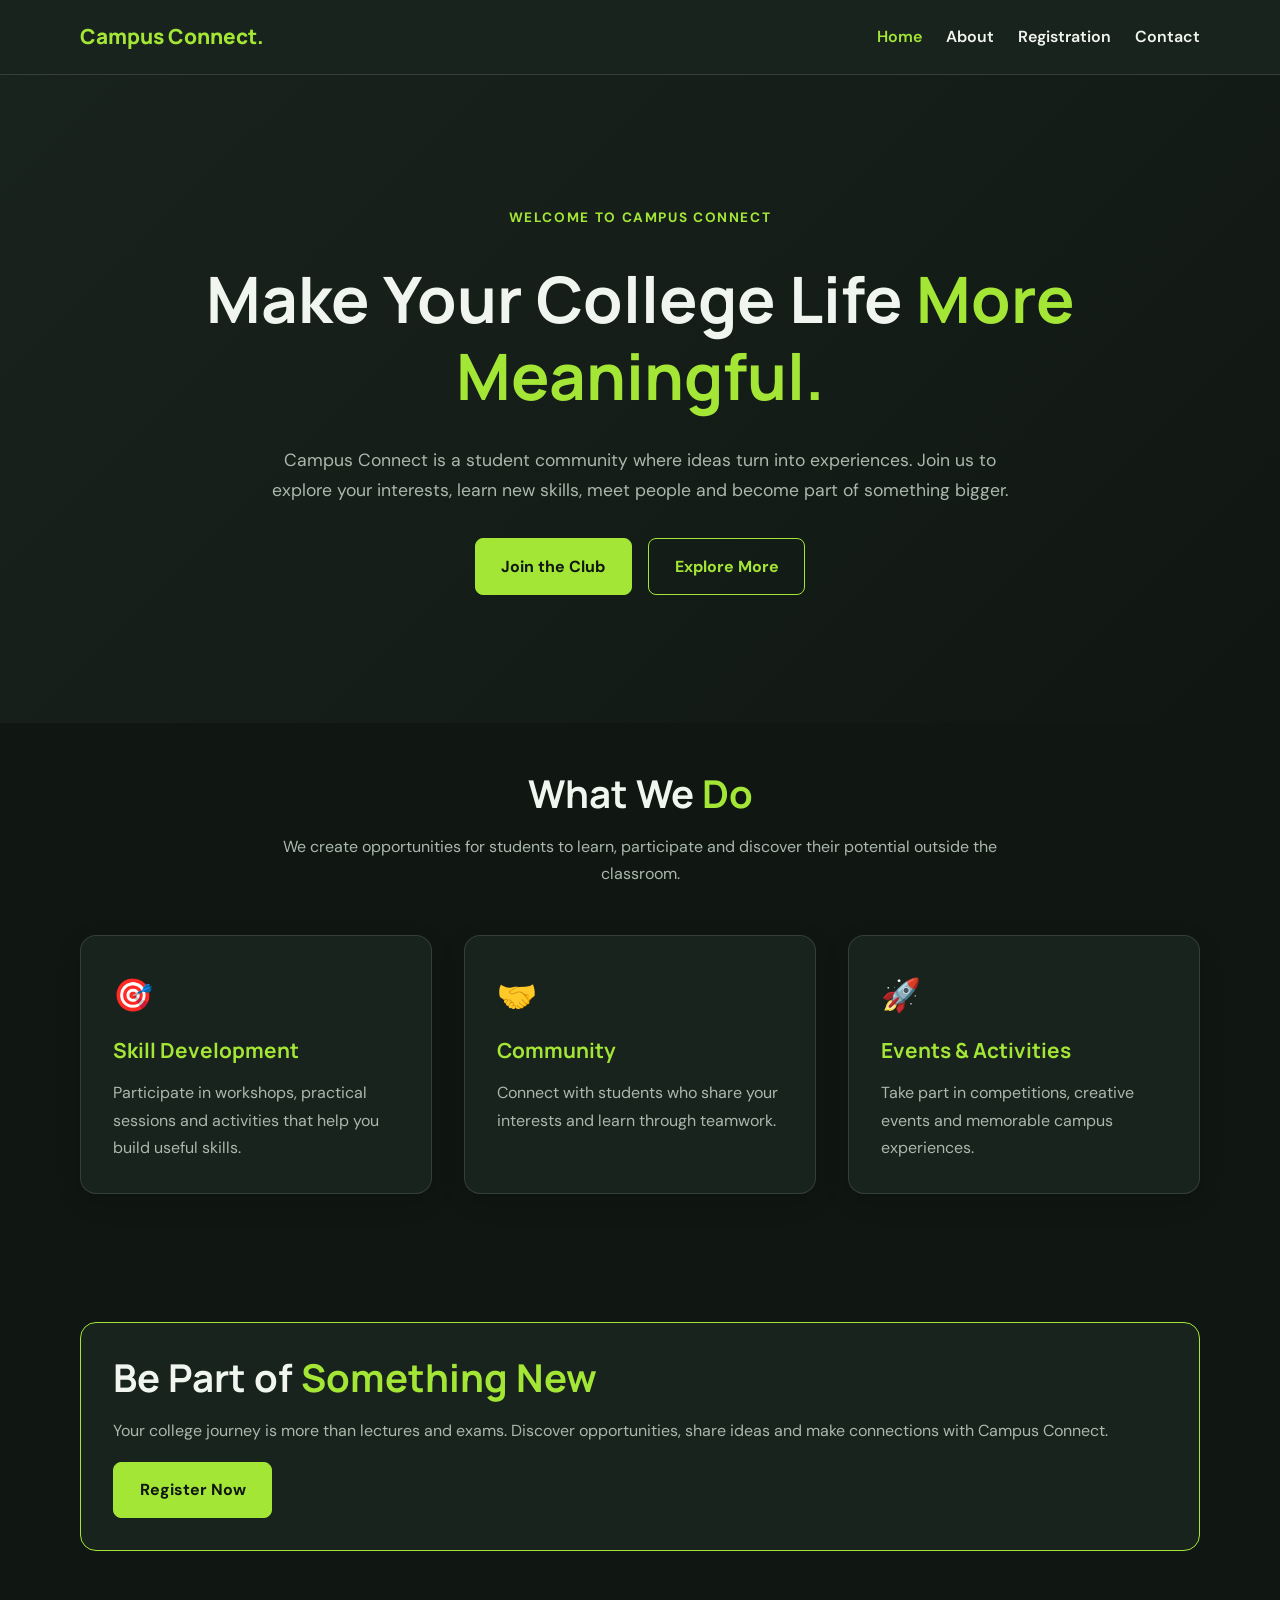
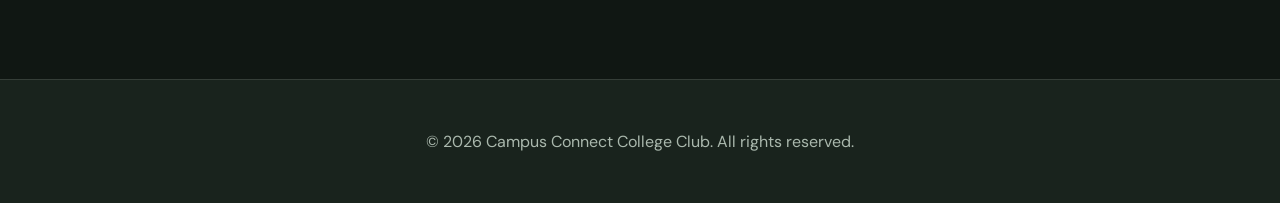
<file: index.html>
<!DOCTYPE html>
<html lang="en">
<head>
    <meta charset="UTF-8">
    <meta name="viewport" content="width=device-width, initial-scale=1.0">
    <meta name="description" content="Campus Connect - A college club for creativity, learning, events and student collaboration.">
    <title>Campus Connect | Home</title>
    <link rel="icon" href="favicon.svg" type="image/svg+xml">
    <link rel="preconnect" href="https://fonts.googleapis.com">
<link rel="preconnect" href="https://fonts.gstatic.com" crossorigin>
<link href="https://fonts.googleapis.com/css2?family=DM+Sans:wght@400;500;600;700&family=Manrope:wght@400;500;600;700;800&display=swap" rel="stylesheet">
    <link rel="stylesheet" href="css/style.css">
</head>
<body>

<header class="site-header">
    <nav class="navbar container" aria-label="Main navigation">
        <a href="index.html" class="logo">Campus Connect.</a>

        <ul class="nav-links">
            <li><a href="index.html" class="active">Home</a></li>
            <li><a href="about.html">About</a></li>
            <li><a href="registration.html">Registration</a></li>
            <li><a href="contact.html">Contact</a></li>
        </ul>
    </nav>
</header>

<main>
    <section class="hero">
        <div class="container hero-content">
            <span class="hero-tag">WELCOME TO CAMPUS CONNECT</span>

            <h1>
                Make Your College Life
                <span class="highlight">More Meaningful.</span>
            </h1>

            <p>
                Campus Connect is a student community where ideas turn into
                experiences. Join us to explore your interests, learn new
                skills, meet people and become part of something bigger.
            </p>

            <div class="hero-actions">
                <a href="registration.html" class="btn">Join the Club</a>
                <a href="about.html" class="btn btn-outline">Explore More</a>
            </div>
        </div>
    </section>

    <section>
        <div class="container">
            <h2 class="section-title">What We <span class="highlight">Do</span></h2>

            <p class="section-description">
                We create opportunities for students to learn, participate
                and discover their potential outside the classroom.
            </p>

            <div class="card-grid">
                <article class="card">
                    <div class="card-icon" aria-hidden="true">🎯</div>
                    <h3>Skill Development</h3>
                    <p>
                        Participate in workshops, practical sessions and
                        activities that help you build useful skills.
                    </p>
                </article>

                <article class="card">
                    <div class="card-icon" aria-hidden="true">🤝</div>
                    <h3>Community</h3>
                    <p>
                        Connect with students who share your interests
                        and learn through teamwork.
                    </p>
                </article>

                <article class="card">
                    <div class="card-icon" aria-hidden="true">🚀</div>
                    <h3>Events & Activities</h3>
                    <p>
                        Take part in competitions, creative events and
                        memorable campus experiences.
                    </p>
                </article>
            </div>
        </div>
    </section>

    <section>
       <div class="container content-box" id="join-us">
            <h2>Be Part of <span class="highlight">Something New</span></h2>
            <p>
                Your college journey is more than lectures and exams.
                Discover opportunities, share ideas and make connections
                with Campus Connect.
            </p>
            <a href="registration.html" class="btn">Register Now</a>
        </div>
    </section>
</main>

<footer class="site-footer">
    <div class="container">
        <p>&copy; 2026 Campus Connect College Club. All rights reserved.</p>
    </div>
</footer>

</body>
</html>
</file>
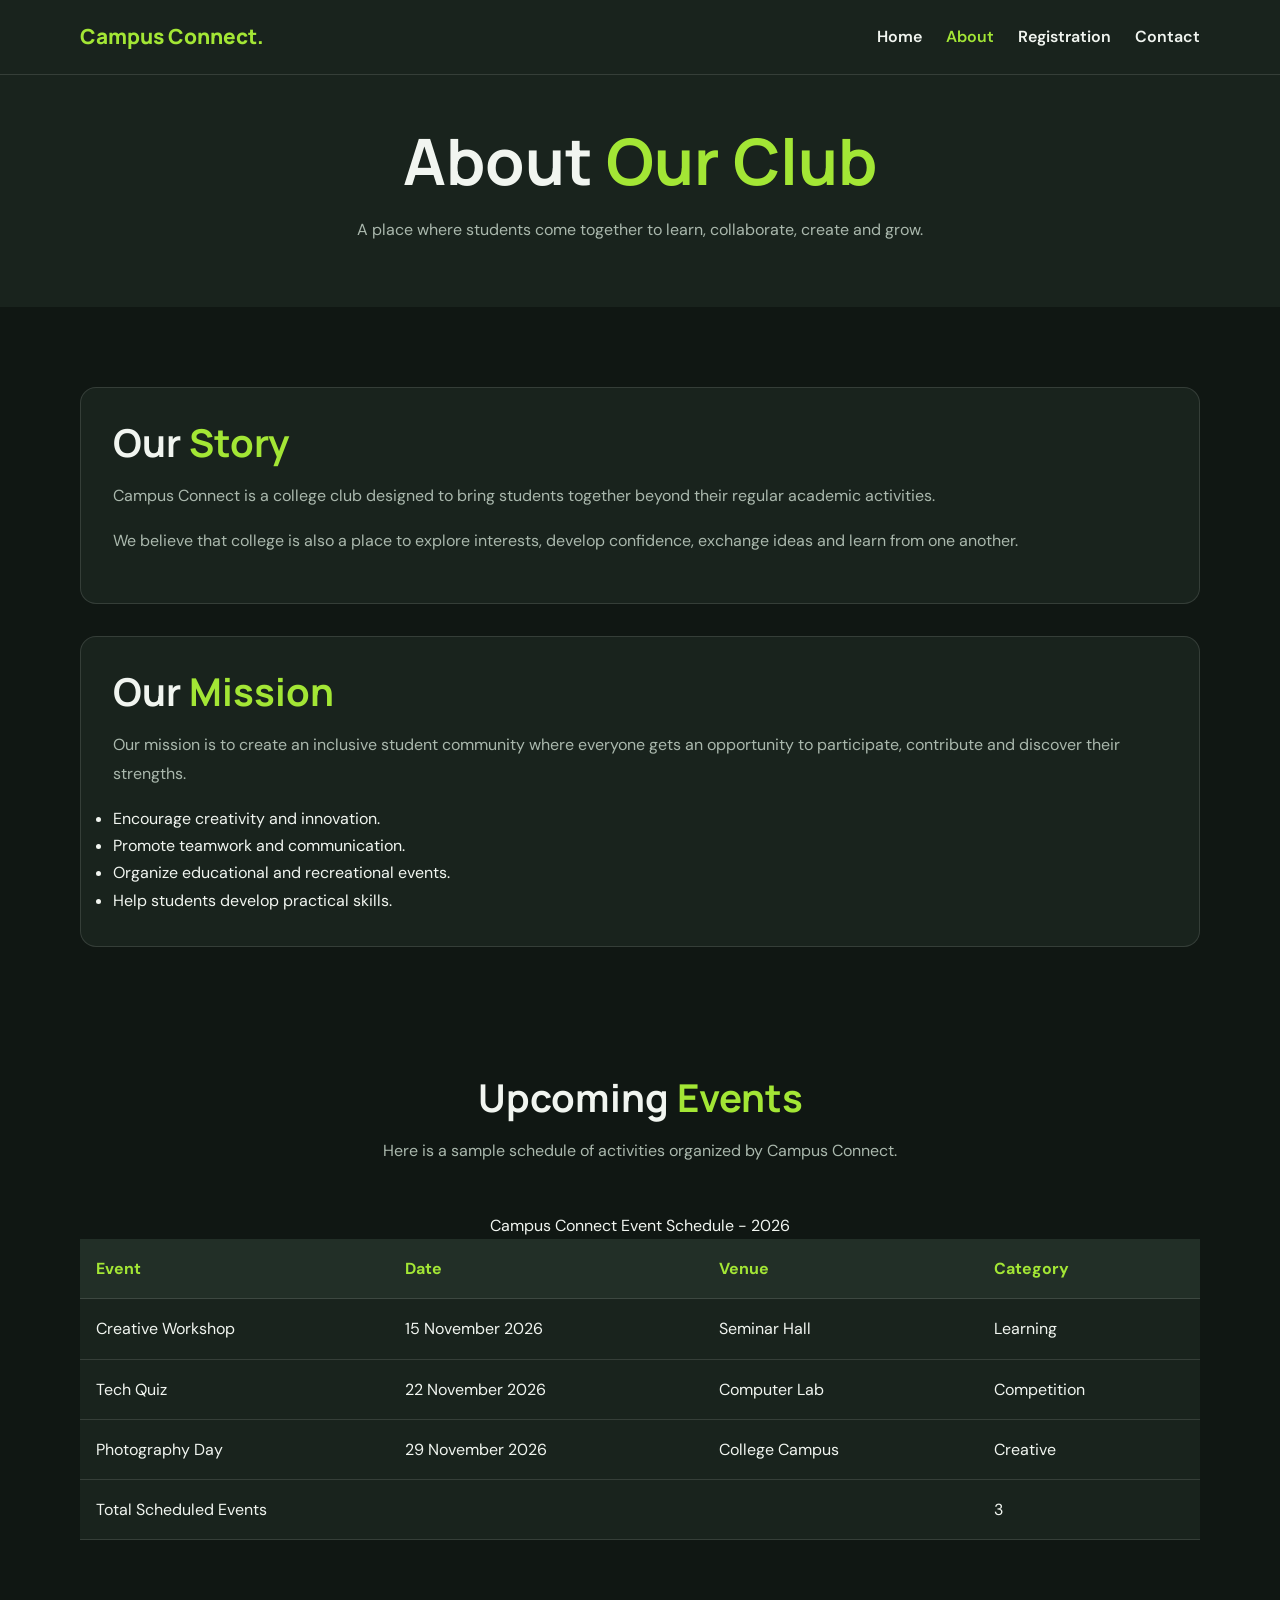
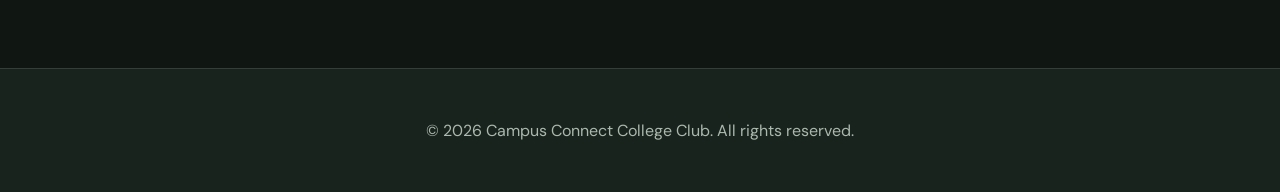
<file: about.html>
<!DOCTYPE html>
<html lang="en">
<head>
    <meta charset="UTF-8">
    <meta name="viewport" content="width=device-width, initial-scale=1.0">
    <meta name="description" content="Learn about Campus Connect, its purpose, activities and upcoming college events.">
    <title>About Us | Campus Connect</title>
    <link rel="icon" href="favicon.svg" type="image/svg+xml">
    <link rel="preconnect" href="https://fonts.googleapis.com">
<link rel="preconnect" href="https://fonts.gstatic.com" crossorigin>
<link href="https://fonts.googleapis.com/css2?family=DM+Sans:wght@400;500;600;700&family=Manrope:wght@400;500;600;700;800&display=swap" rel="stylesheet">
    <link rel="stylesheet" href="css/style.css">
</head>
<body>

<header class="site-header">
    <nav class="navbar container" aria-label="Main navigation">
        <a href="index.html" class="logo">Campus Connect.</a>

        <ul class="nav-links">
            <li><a href="index.html">Home</a></li>
            <li><a href="about.html" class="active">About</a></li>
            <li><a href="registration.html">Registration</a></li>
            <li><a href="contact.html">Contact</a></li>
        </ul>
    </nav>
</header>

<main>
    <section class="page-banner">
        <div class="container">
            <h1>About <span class="highlight">Our Club</span></h1>
            <p>
                A place where students come together to learn,
                collaborate, create and grow.
            </p>
        </div>
    </section>

    <section>
        <div class="container">
            <div class="content-box">
                <h2>Our <span class="highlight">Story</span></h2>
                <p>
                    Campus Connect is a college club designed to bring
                    students together beyond their regular academic
                    activities.
                </p>
                <p>
                    We believe that college is also a place to explore
                    interests, develop confidence, exchange ideas and
                    learn from one another.
                </p>
            </div>

            <div class="content-box">
                <h2>Our <span class="highlight">Mission</span></h2>
                <p>
                    Our mission is to create an inclusive student community
                    where everyone gets an opportunity to participate,
                    contribute and discover their strengths.
                </p>

                <ul class="feature-list">
                    <li>Encourage creativity and innovation.</li>
                    <li>Promote teamwork and communication.</li>
                    <li>Organize educational and recreational events.</li>
                    <li>Help students develop practical skills.</li>
                </ul>
            </div>
        </div>
    </section>

    <section>
        <div class="container">
            <h2 class="section-title">Upcoming <span class="highlight">Events</span></h2>
            <p class="section-description">
                Here is a sample schedule of activities organized by
                Campus Connect.
            </p>

            <div class="table-wrapper">
                <table>
                    <caption>Campus Connect Event Schedule - 2026</caption>

                    <thead>
                        <tr>
                            <th scope="col">Event</th>
                            <th scope="col">Date</th>
                            <th scope="col">Venue</th>
                            <th scope="col">Category</th>
                        </tr>
                    </thead>

                    <tbody>
                        <tr>
                            <td>Creative Workshop</td>
                            <td>15 November 2026</td>
                            <td>Seminar Hall</td>
                            <td>Learning</td>
                        </tr>

                        <tr>
                            <td>Tech Quiz</td>
                            <td>22 November 2026</td>
                            <td>Computer Lab</td>
                            <td>Competition</td>
                        </tr>

                        <tr>
                            <td>Photography Day</td>
                            <td>29 November 2026</td>
                            <td>College Campus</td>
                            <td>Creative</td>
                        </tr>
                    </tbody>

                    <tfoot>
                        <tr>
                            <td colspan="3">Total Scheduled Events</td>
                            <td>3</td>
                        </tr>
                    </tfoot>
                </table>
            </div>
        </div>
    </section>
</main>

<footer class="site-footer">
    <div class="container">
        <p>&copy; 2026 Campus Connect College Club. All rights reserved.</p>
    </div>
</footer>

</body>
</html>
</file>
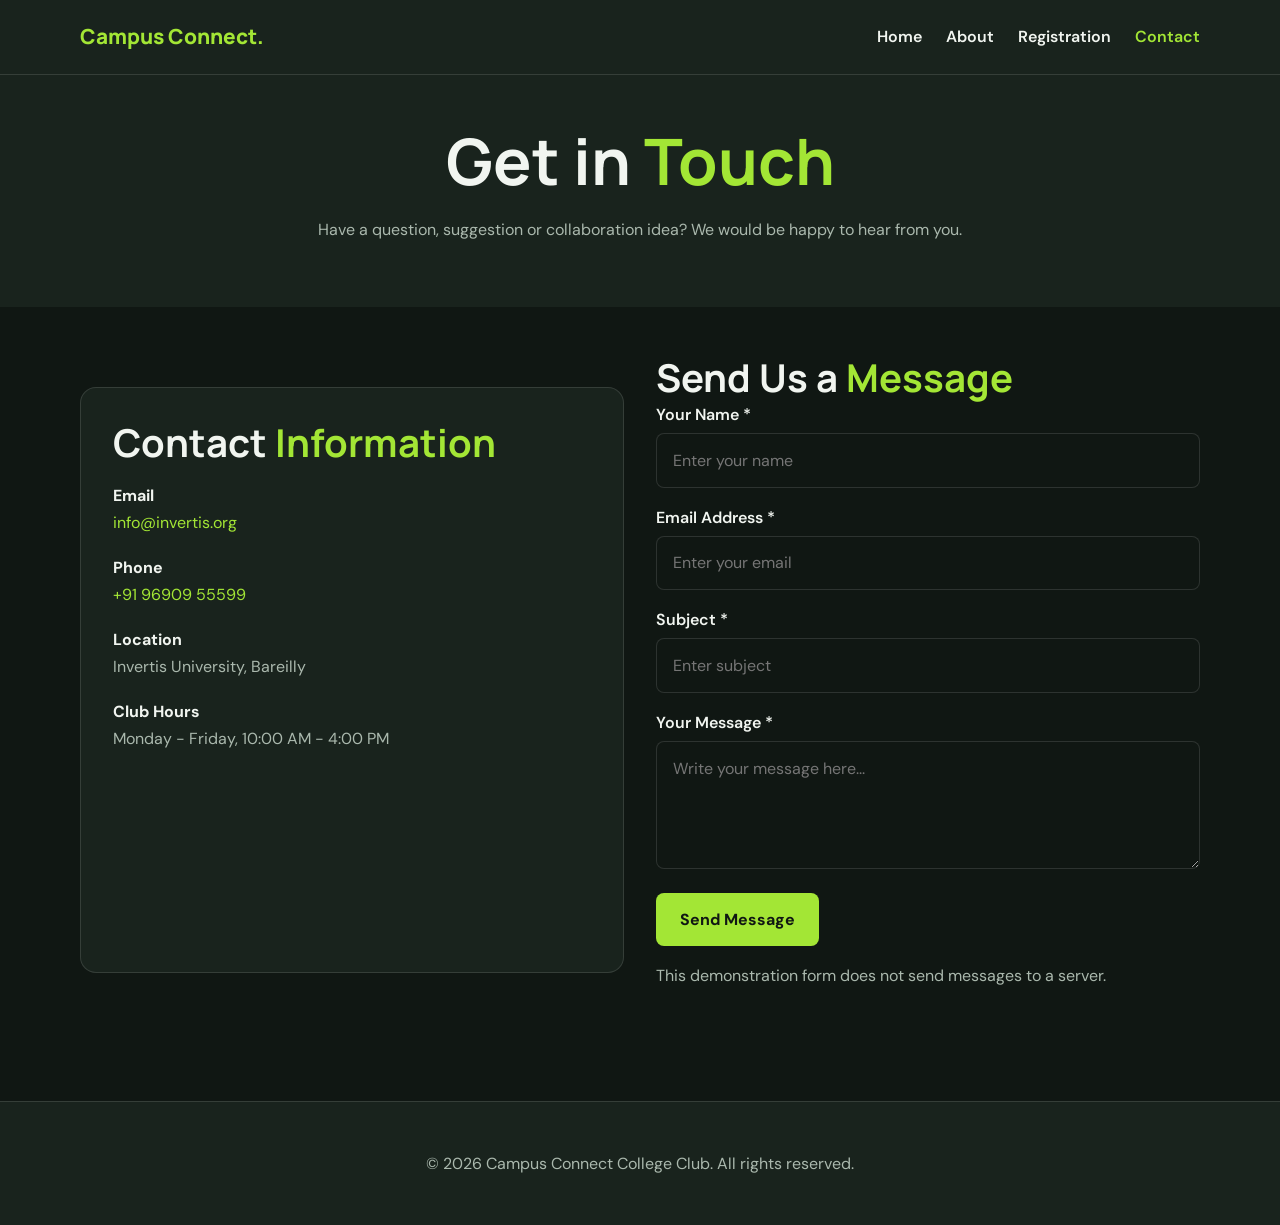
<file: contact.html>
<!DOCTYPE html>
<html lang="en">
<head>
    <meta charset="UTF-8">
    <meta name="viewport" content="width=device-width, initial-scale=1.0">
    <meta name="description" content="Contact Campus Connect College Club for questions, events and membership information.">
    <title>Contact | Campus Connect</title>
    <link rel="icon" href="favicon.svg" type="image/svg+xml">
    <link rel="preconnect" href="https://fonts.googleapis.com">
<link rel="preconnect" href="https://fonts.gstatic.com" crossorigin>
<link href="https://fonts.googleapis.com/css2?family=DM+Sans:wght@400;500;600;700&family=Manrope:wght@400;500;600;700;800&display=swap" rel="stylesheet">
    <link rel="stylesheet" href="css/style.css">
</head>
<body>

<header class="site-header">
    <nav class="navbar container" aria-label="Main navigation">
        <a href="index.html" class="logo">Campus Connect.</a>

        <ul class="nav-links">
            <li><a href="index.html">Home</a></li>
            <li><a href="about.html">About</a></li>
            <li><a href="registration.html">Registration</a></li>
            <li><a href="contact.html" class="active">Contact</a></li>
        </ul>
    </nav>
</header>

<main>
    <section class="page-banner">
        <div class="container">
            <h1>Get in <span class="highlight">Touch</span></h1>
            <p>
                Have a question, suggestion or collaboration idea?
                We would be happy to hear from you.
            </p>
        </div>
    </section>

    <section>
        <div class="container contact-grid">

            <div class="content-box">
                <h2>Contact <span class="highlight">Information</span></h2>

                <div class="contact-item">
                    <strong>Email</strong>
                    <p>
                        <a href="mailto:info@invertis.org">
                            info@invertis.org
                        </a>
                    </p>
                </div>

                <div class="contact-item">
                    <strong>Phone</strong>
                    <p>
                        <a href="tel:+919690955599">+91 96909 55599</a>
                    </p>
                </div>

                <div class="contact-item">
                    <strong>Location</strong>
                    <p>Invertis University, Bareilly</p>
                </div>

                <div class="contact-item">
                    <strong>Club Hours</strong>
                    <p>Monday - Friday, 10:00 AM - 4:00 PM</p>
                </div>
            </div>

            <div class="form-card">
                <h2>Send Us a <span class="highlight">Message</span></h2>

                <form action="#" method="post">

                    <div class="form-group">
                        <label for="contact-name">Your Name *</label>
                        <input type="text" id="contact-name" name="name"
                               placeholder="Enter your name" required>
                    </div>

                    <div class="form-group">
                        <label for="contact-email">Email Address *</label>
                        <input type="email" id="contact-email" name="email"
                               placeholder="Enter your email" required>
                    </div>

                    <div class="form-group">
                        <label for="subject">Subject *</label>
                        <input type="text" id="subject" name="subject"
                               placeholder="Enter subject" required>
                    </div>

                    <div class="form-group">
                        <label for="message">Your Message *</label>
                        <textarea id="message" name="message"
                                  placeholder="Write your message here..."
                                  required></textarea>
                    </div>

                    <button type="submit" class="btn">Send Message</button>

                    <p class="form-note">
                        This demonstration form does not send messages
                        to a server.
                    </p>
                </form>
            </div>

        </div>
    </section>
</main>

<footer class="site-footer">
    <div class="container">
        <p>&copy; 2026 Campus Connect College Club. All rights reserved.</p>
    </div>
</footer>

</body>
</html>
</file>
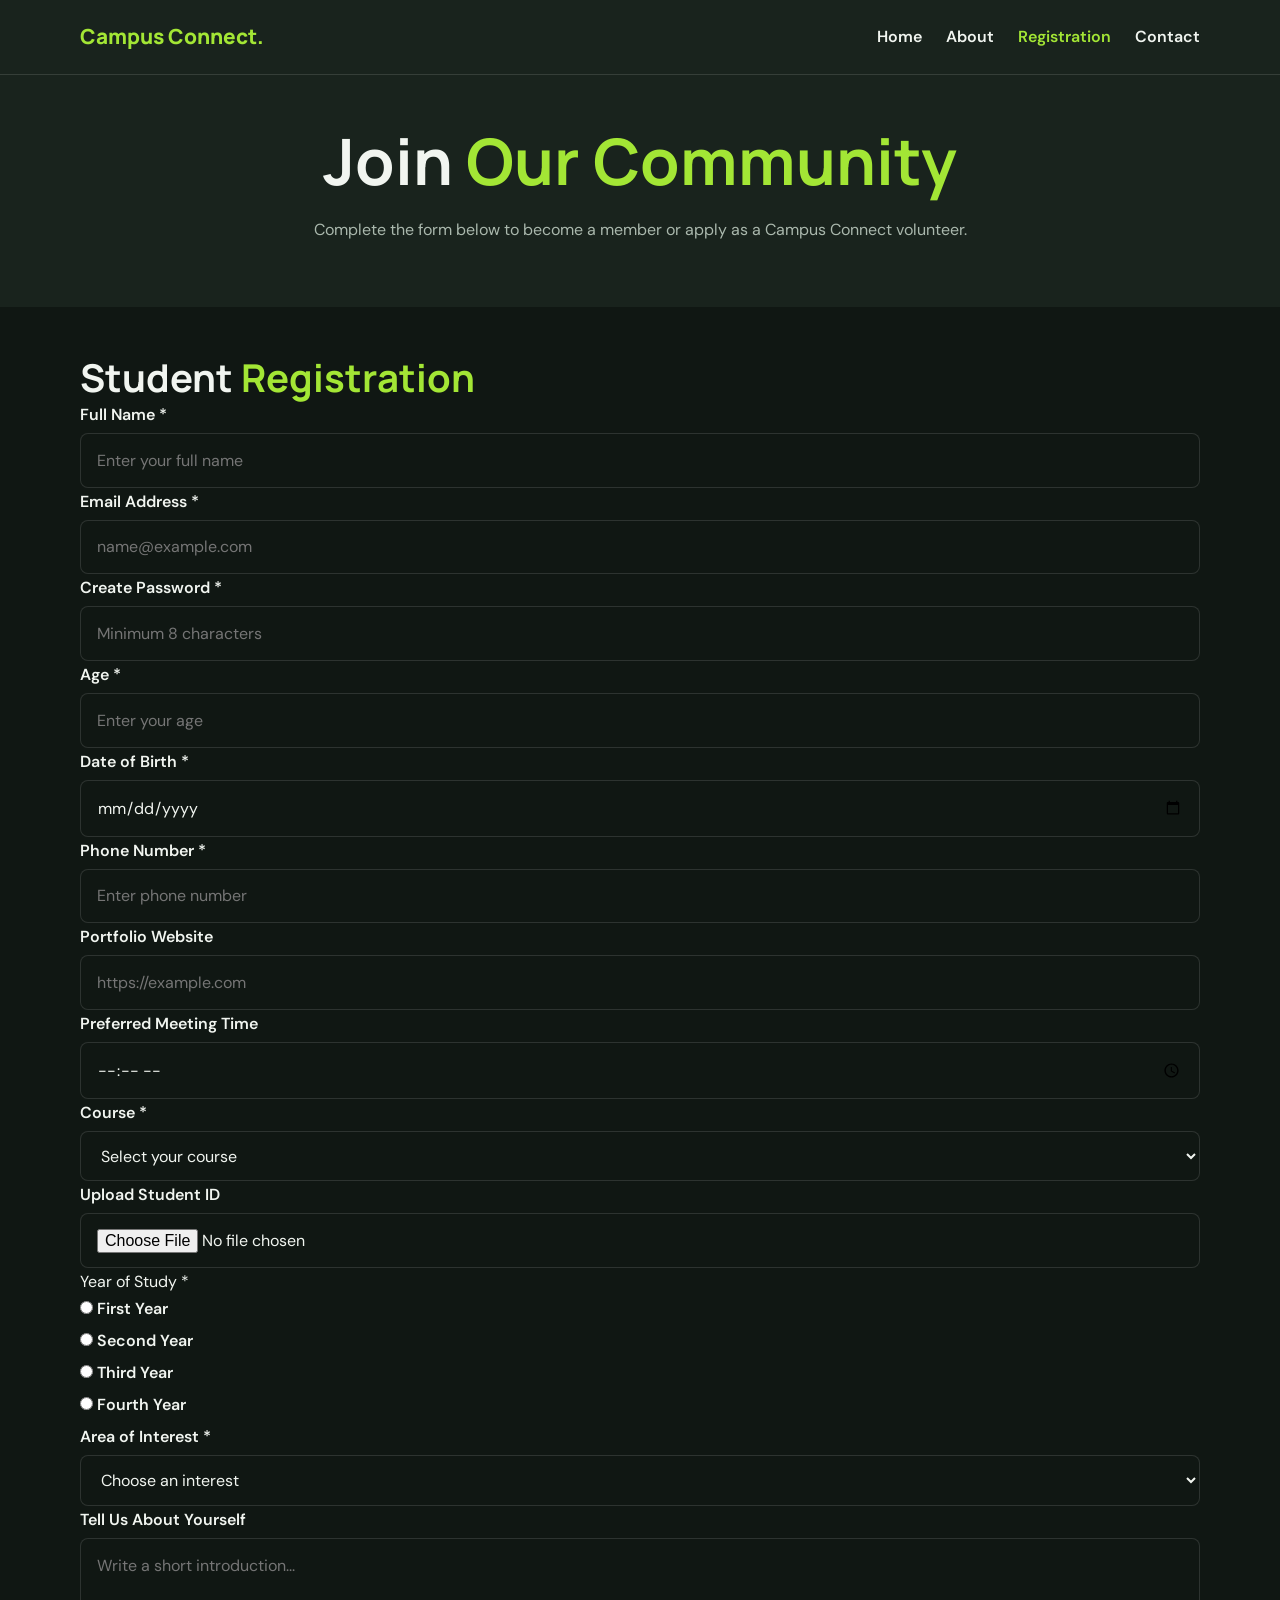
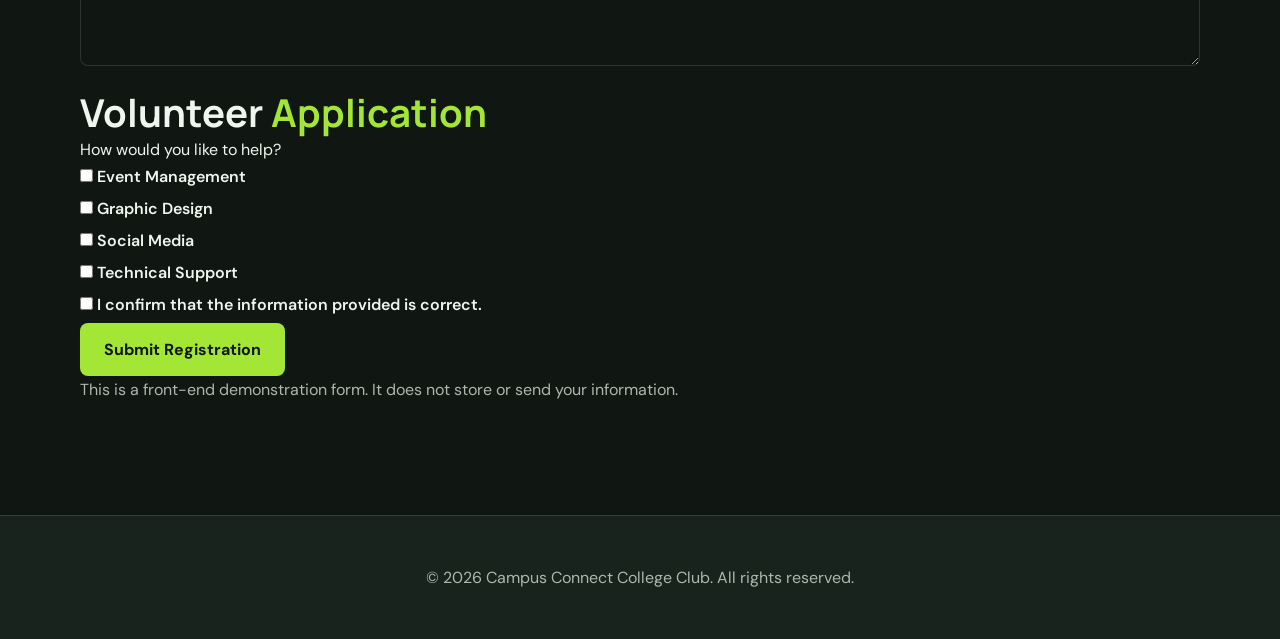
<file: registration.html>
<!DOCTYPE html>
<html lang="en">
<head>
    <meta charset="UTF-8">
    <meta name="viewport" content="width=device-width, initial-scale=1.0">
    <meta name="description" content="Register as a member or volunteer with Campus Connect College Club.">
    <title>Registration | Campus Connect</title>
    <link rel="icon" href="favicon.svg" type="image/svg+xml">
    <link rel="preconnect" href="https://fonts.googleapis.com">
<link rel="preconnect" href="https://fonts.gstatic.com" crossorigin>
<link href="https://fonts.googleapis.com/css2?family=DM+Sans:wght@400;500;600;700&family=Manrope:wght@400;500;600;700;800&display=swap" rel="stylesheet">
   <link rel="stylesheet" href="css/style.css">
<body>

<header class="site-header">
    <nav class="navbar container" aria-label="Main navigation">
        <a href="index.html" class="logo">Campus Connect.</a>

        <ul class="nav-links">
            <li><a href="index.html">Home</a></li>
            <li><a href="about.html">About</a></li>
            <li><a href="registration.html" class="active">Registration</a></li>
            <li><a href="contact.html">Contact</a></li>
        </ul>
    </nav>
</header>

<main>
    <section class="page-banner">
        <div class="container">
            <h1>Join <span class="highlight">Our Community</span></h1>
            <p>
                Complete the form below to become a member or apply
                as a Campus Connect volunteer.
            </p>
        </div>
    </section>

    <section>
        <div class="container form-container">

            <form action="#" method="post" enctype="multipart/form-data">

                <div class="form-card">
                    <h2>Student <span class="highlight">Registration</span></h2>

                    <div class="form-grid">
                        <div class="form-group">
                            <label for="fullname">Full Name *</label>
                            <input type="text" id="fullname" name="fullname"
                                   placeholder="Enter your full name" required>
                        </div>

                        <div class="form-group">
                            <label for="email">Email Address *</label>
                            <input type="email" id="email" name="email"
                                   placeholder="name@example.com" required>
                        </div>

                        <div class="form-group">
                            <label for="password">Create Password *</label>
                            <input type="password" id="password" name="password"
                                   minlength="8" placeholder="Minimum 8 characters" required>
                        </div>

                        <div class="form-group">
                            <label for="age">Age *</label>
                            <input type="number" id="age" name="age"
                                   min="16" max="60" placeholder="Enter your age" required>
                        </div>

                        <div class="form-group">
                            <label for="dob">Date of Birth *</label>
                            <input type="date" id="dob" name="dob" required>
                        </div>

                        <div class="form-group">
                            <label for="phone">Phone Number *</label>
                            <input type="tel" id="phone" name="phone"
                                   placeholder="Enter phone number"
                                   pattern="[0-9]{10}" title="Enter a 10-digit phone number" required>
                        </div>

                        <div class="form-group">
                            <label for="website">Portfolio Website</label>
                            <input type="url" id="website" name="website"
                                   placeholder="https://example.com">
                        </div>

                        <div class="form-group">
                            <label for="meeting-time">Preferred Meeting Time</label>
                            <input type="time" id="meeting-time" name="meeting-time">
                        </div>

                        <div class="form-group">
                            <label for="course">Course *</label>
                            <select id="course" name="course" required>
                                <option value="">Select your course</option>
                                <option value="btech">B.Tech</option>
                                <option value="bca">BCA</option>
                                <option value="bba">BBA</option>
                                <option value="bsc">B.Sc</option>
                                <option value="other">Other</option>
                            </select>
                        </div>

                        <div class="form-group">
                            <label for="document">Upload Student ID</label>
                            <input type="file" id="document" name="document"
                                   accept=".pdf,.jpg,.jpeg,.png">
                        </div>
                    </div>

                    <div class="form-group">
                        <span class="form-label">Year of Study *</span>
                        <div class="choice-group">
                            <label class="choice">
                                <input type="radio" name="year" value="first" required>
                                First Year
                            </label>

                            <label class="choice">
                                <input type="radio" name="year" value="second">
                                Second Year
                            </label>

                            <label class="choice">
                                <input type="radio" name="year" value="third">
                                Third Year
                            </label>

                            <label class="choice">
                                <input type="radio" name="year" value="fourth">
                                Fourth Year
                            </label>
                        </div>
                    </div>

                    <div class="form-group">
                        <label for="interests">Area of Interest *</label>
                        <select id="interests" name="interests" required>
                            <option value="">Choose an interest</option>
                            <option value="technology">Technology</option>
                            <option value="design">Design</option>
                            <option value="sports">Sports</option>
                            <option value="arts">Arts & Culture</option>
                            <option value="management">Event Management</option>
                        </select>
                    </div>

                    <div class="form-group">
                        <label for="about-yourself">Tell Us About Yourself</label>
                        <textarea id="about-yourself" name="about-yourself"
                                  placeholder="Write a short introduction..."></textarea>
                    </div>
                </div>

                <div class="form-card">
                    <h2>Volunteer <span class="highlight">Application</span></h2>

                    <div class="form-group">
                        <span class="form-label">How would you like to help?</span>

                        <div class="choice-group">
                            <label class="choice">
                                <input type="checkbox" name="volunteer-role" value="events">
                                Event Management
                            </label>

                            <label class="choice">
                                <input type="checkbox" name="volunteer-role" value="design">
                                Graphic Design
                            </label>

                            <label class="choice">
                                <input type="checkbox" name="volunteer-role" value="social">
                                Social Media
                            </label>

                            <label class="choice">
                                <input type="checkbox" name="volunteer-role" value="technical">
                                Technical Support
                            </label>
                        </div>
                    </div>

                    <div class="form-group">
                        <label class="choice">
                            <input type="checkbox" name="agreement" required>
                            I confirm that the information provided is correct.
                        </label>
                    </div>

                    <button type="submit" class="btn">Submit Registration</button>

                    <p class="form-note">
                        This is a front-end demonstration form.
                        It does not store or send your information.
                    </p>
                </div>

            </form>
        </div>
    </section>
</main>

<footer class="site-footer">
    <div class="container">
        <p>&copy; 2026 Campus Connect College Club. All rights reserved.</p>
    </div>
</footer>

</body>
</html>
</file>
<file: css/style.css>
/* ==========================================
   CAMPUS CONNECT - DAY 05
   Complete Responsive Stylesheet
   ========================================== */

/* 1. DESIGN TOKENS */
:root {
    --color-bg: #101713;
    --color-surface: #19231d;
    --color-surface-light: #222f27;
    --color-primary: #a3e635;
    --color-primary-dark: #84cc16;
    --color-text: #f1f5f0;
    --color-muted: #aab8ad;
    --color-border: rgba(255, 255, 255, 0.12);

    --font-heading: 'Manrope', sans-serif;
    --font-body: 'DM Sans', sans-serif;

    --space-xs: 0.5rem;
    --space-sm: 1rem;
    --space-md: 1.5rem;
    --space-lg: 2rem;
    --space-xl: 3rem;

    --content-width: 70rem;
    --radius-sm: 0.5rem;
    --radius-md: 1rem;
    --radius-lg: 1.5rem;

    --shadow-card: 0 0.5rem 1.5rem rgba(0, 0, 0, 0.2);
}

/* 2. RESET */
* {
    margin: 0;
    padding: 0;
    box-sizing: border-box;
}

html {
    scroll-behavior: smooth;
    font-size: 16px;
}

body {
    min-height: 100vh;
    background: var(--color-bg);
    color: var(--color-text);
    font-family: var(--font-body);
    line-height: 1.7;
}

/* 3. ELEMENT SELECTORS */
h1, h2, h3, h4 {
    font-family: var(--font-heading);
    line-height: 1.2;
    color: var(--color-text);
}

h1 {
    font-size: clamp(2.3rem, 5vw, 4.5rem);
}

h2 {
    font-size: clamp(1.7rem, 3vw, 2.5rem);
}

h3 {
    font-size: 1.3rem;
}

p {
    color: var(--color-muted);
    margin-bottom: var(--space-sm);
}

a {
    color: var(--color-primary);
    text-decoration: none;
    transition: 0.2s ease;
}

a:hover {
    color: var(--color-primary-dark);
}

img {
    max-width: 100%;
    display: block;
}

button, input, textarea, select {
    font: inherit;
}

/* 4. COMMON LAYOUT */
.container {
    width: min(90%, var(--content-width));
    margin-inline: auto;
}

section {
    padding: var(--space-xl) 0;
}

/* 5. HEADER AND NAVBAR */
.site-header {
    background: var(--color-surface);
    border-bottom: 1px solid var(--color-border);
    position: relative;
    z-index: 10;
}

.navbar {
    display: flex;
    align-items: center;
    justify-content: space-between;
    gap: var(--space-md);
    padding: 1.2rem 0;
}

.logo {
    color: var(--color-primary);
    font-family: var(--font-heading);
    font-size: 1.3rem;
    font-weight: 800;
    white-space: nowrap;
}

.logo:hover {
    color: var(--color-primary-dark);
}

.nav-links {
    display: flex;
    align-items: center;
    flex-wrap: wrap;
    gap: var(--space-md);
    list-style: none;
}

.nav-links a {
    color: var(--color-text);
    font-weight: 600;
}

.nav-links a:hover,
.nav-links a.active {
    color: var(--color-primary);
}

/* 6. HERO SECTION */
.hero {
    padding: clamp(4rem, 10vw, 8rem) 0;
    text-align: center;
    background: linear-gradient(
        135deg,
        var(--color-surface),
        var(--color-bg)
    );
}

.hero-content {
    max-width: 65rem;
}

.hero-tag {
    display: inline-block;
    color: var(--color-primary);
    font-size: 0.85rem;
    font-weight: 700;
    letter-spacing: 0.12em;
    margin-bottom: var(--space-lg);
}

.hero h1 {
    max-width: 65rem;
    margin: 0 auto var(--space-lg);
}

.hero p {
    max-width: 48rem;
    margin: 0 auto;
    font-size: 1.1rem;
}

.highlight {
    color: var(--color-primary);
}

.hero-actions {
    display: flex;
    justify-content: center;
    flex-wrap: wrap;
    gap: var(--space-sm);
    margin-top: var(--space-lg);
}

/* 7. BUTTONS */
.btn,
.button {
    display: inline-block;
    padding: 0.85rem 1.6rem;
    background: var(--color-primary);
    color: #101713;
    border: 1px solid var(--color-primary);
    border-radius: var(--radius-sm);
    font-weight: 700;
    cursor: pointer;
    transition: background 0.2s ease, transform 0.2s ease;
}

.btn:hover,
.button:hover {
    background: var(--color-primary-dark);
    border-color: var(--color-primary-dark);
    color: #101713;
    transform: translateY(-2px);
}

.btn-outline {
    background: transparent;
    color: var(--color-primary);
}

.btn-outline:hover {
    background: var(--color-primary);
    color: #101713;
}

/* 8. SECTION HEADINGS */
.section-title {
    text-align: center;
    margin-bottom: var(--space-sm);
}

.section-description {
    max-width: 45rem;
    margin: 0 auto var(--space-xl);
    text-align: center;
}

/* 9. CARDS */
.card-grid {
    display: grid;
    grid-template-columns: repeat(3, minmax(0, 1fr));
    gap: var(--space-lg);
}

.card {
    background: var(--color-surface);
    border: 1px solid var(--color-border);
    border-radius: var(--radius-md);
    padding: var(--space-lg);
    box-shadow: var(--shadow-card);
    transition: transform 0.2s ease, border-color 0.2s ease;
}

.card:hover {
    transform: translateY(-5px);
    border-color: var(--color-primary);
}

.card h3 {
    color: var(--color-primary);
    margin-bottom: var(--space-sm);
}

.card p {
    margin-bottom: 0;
}

.card-icon {
    font-size: 2rem;
    margin-bottom: var(--space-sm);
}

/* 10. PAGE BANNERS */
.page-banner {
    padding: var(--space-xl) 0;
    background: var(--color-surface);
    text-align: center;
}

.page-banner h1 {
    margin-bottom: var(--space-sm);
}

/* 11. CONTENT BOXES */
.content-box {
    background: var(--color-surface);
    border: 1px solid var(--color-border);
    border-radius: var(--radius-md);
    padding: var(--space-lg);
    margin-block: var(--space-lg);
}

.content-box h2 {
    margin-bottom: var(--space-sm);
}

.content-box p {
    line-height: 1.8;
}

#join-us {
    border-color: var(--color-primary);
}

/* 12. TABLES */
.table-wrapper {
    width: 100%;
    overflow-x: auto;
    margin-block: var(--space-lg);
}

table {
    width: 100%;
    border-collapse: collapse;
    background: var(--color-surface);
}

th, td {
    padding: var(--space-sm);
    border-bottom: 1px solid var(--color-border);
    text-align: left;
}

th {
    background: var(--color-surface-light);
    color: var(--color-primary);
}

/* 13. FORMS */
form {
    display: grid;
    gap: var(--space-sm);
}

label {
    display: block;
    color: var(--color-text);
    font-weight: 600;
    margin-bottom: 0.3rem;
}

input,
textarea,
select {
    width: 100%;
    padding: 0.8rem 1rem;
    background: var(--color-bg);
    color: var(--color-text);
    border: 1px solid var(--color-border);
    border-radius: var(--radius-sm);
    outline: none;
}

input:focus,
textarea:focus,
select:focus {
    border-color: var(--color-primary);
    outline: 2px solid rgba(163, 230, 53, 0.2);
}

textarea {
    min-height: 8rem;
    resize: vertical;
}

input[type="checkbox"],
input[type="radio"] {
    width: auto;
    accent-color: var(--color-primary);
}

input[type="submit"],
button[type="submit"] {
    width: fit-content;
    background: var(--color-primary);
    color: #101713;
    border: none;
    padding: 0.8rem 1.5rem;
    border-radius: var(--radius-sm);
    font-weight: 700;
    cursor: pointer;
}

/* 14. CONTACT LAYOUT */
.contact-grid {
    display: grid;
    grid-template-columns: repeat(2, minmax(0, 1fr));
    gap: var(--space-lg);
}

/* 15. FOOTER */
.site-footer {
    background: var(--color-surface);
    border-top: 1px solid var(--color-border);
    padding: var(--space-xl) 0;
    margin-top: var(--space-xl);
    text-align: center;
}

.site-footer p {
    margin: 0;
}

/* 16. DESCENDANT SELECTORS */
.navbar .nav-links a {
    transition: color 0.2s ease;
}

.content-box p {
    line-height: 1.8;
}

/* 17. RESPONSIVE DESIGN */
@media (max-width: 800px) {
    .navbar {
        flex-direction: column;
        justify-content: center;
        gap: var(--space-sm);
    }

    .card-grid {
        grid-template-columns: repeat(2, minmax(0, 1fr));
    }
}

@media (max-width: 550px) {
    html {
        font-size: 15px;
    }

    .card-grid,
    .contact-grid {
        grid-template-columns: 1fr;
    }

    .nav-links {
        justify-content: center;
        gap: 0.8rem;
    }

    .hero {
        padding: 4rem 0;
    }

    .hero-actions {
        flex-direction: column;
        align-items: center;
    }

    .hero-actions .btn {
        width: 100%;
        max-width: 18rem;
    }

    .content-box,
    .card {
        padding: var(--space-md);
    }
}
</file>
